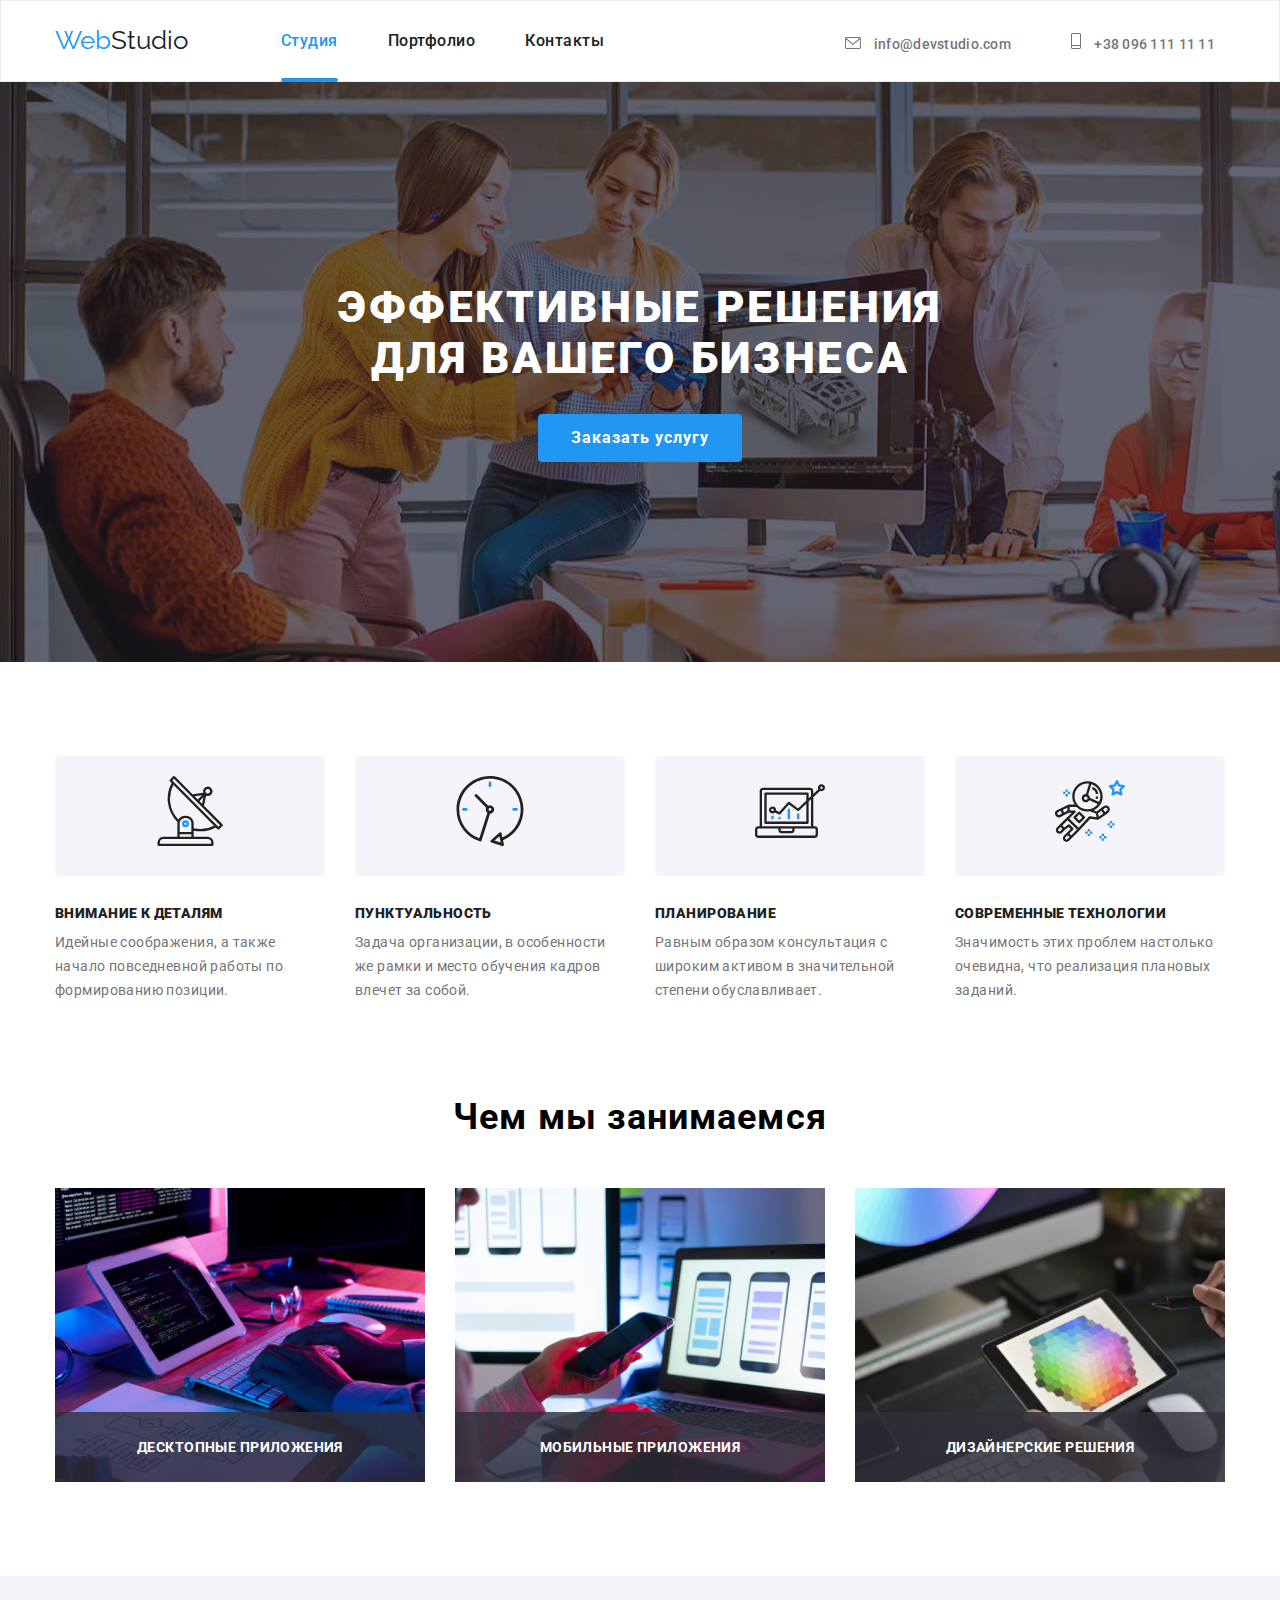
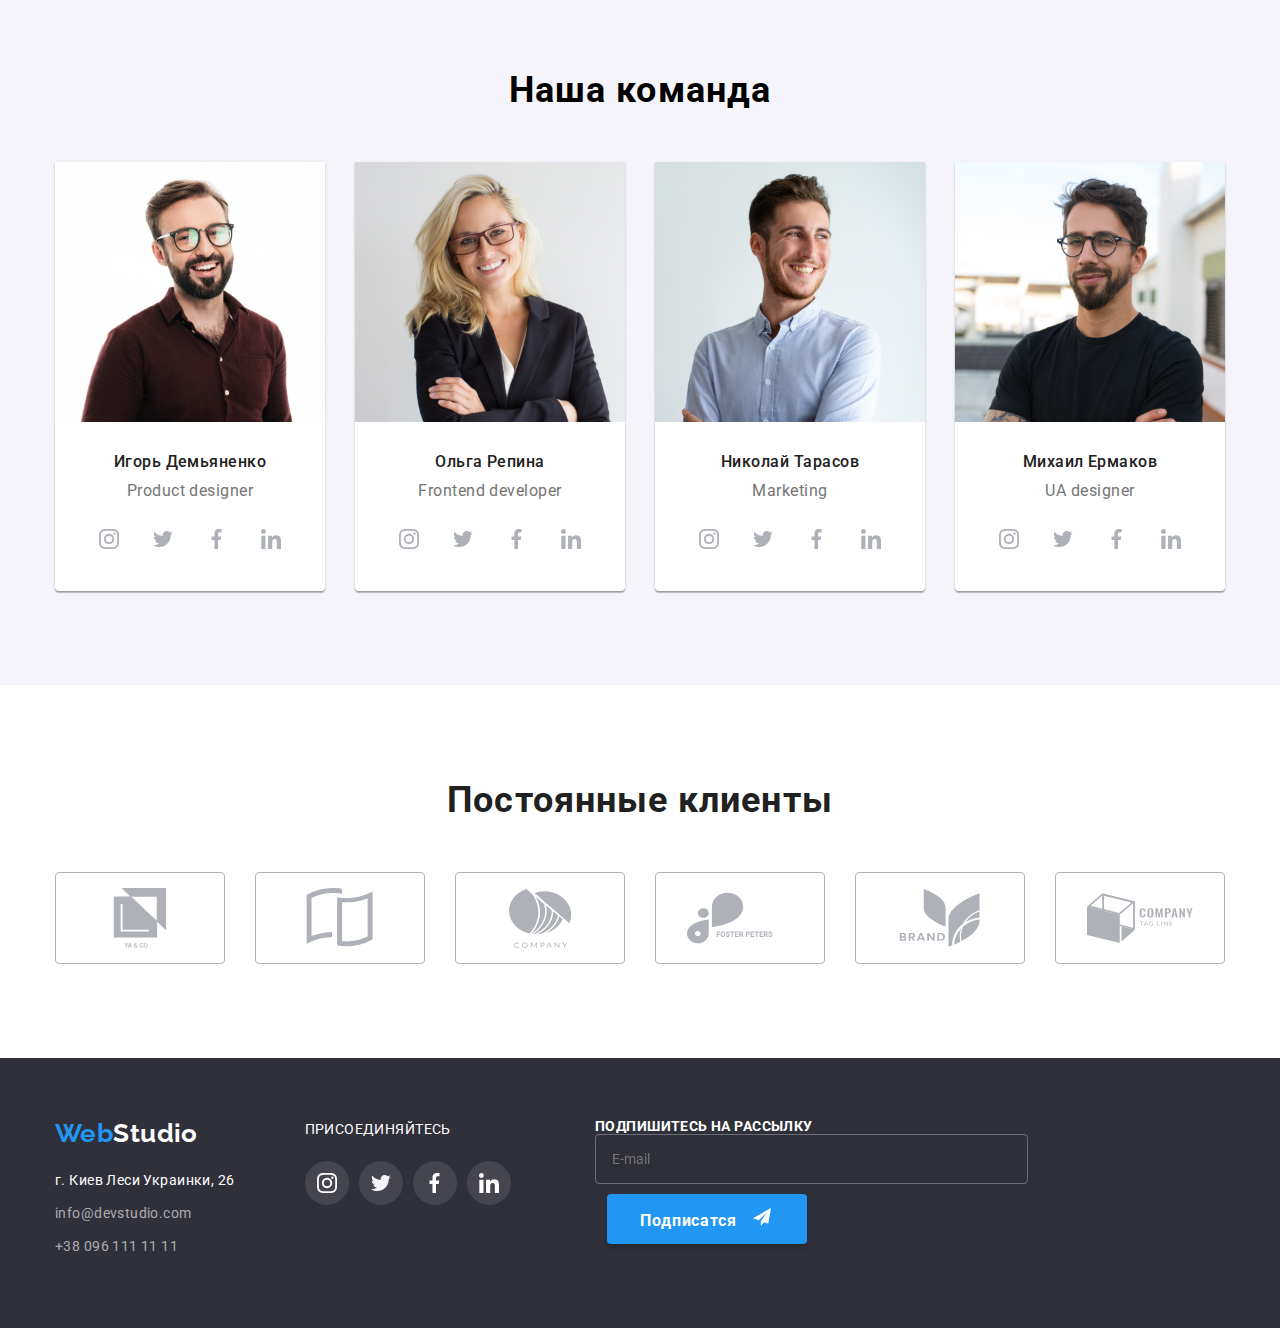
<file: index.html>
<!DOCTYPE html>
<html lang="en">
  <head>
    <meta charset="UTF-8" />
    <meta name="viewport" content="width=device-width, initial-scale=1.0" />
    <title>Web Studio</title>
    <link rel="preconnect" href="https://fonts.googleapis.com" />
    <link rel="preconnect" href="https://fonts.gstatic.com" crossorigin />
    <link
      href="https://fonts.googleapis.com/css2?family=Raleway:wght@700&family=Roboto:wght@400;500;700;900&display=swap"
      rel="stylesheet"
    />
    <link
      rel="stylesheet"
      href="https://cdnjs.cloudflare.com/ajax/libs/modern-normalize/1.1.0/modern-normalize.css"
    />
    <link rel="stylesheet" href="./css/styles.css" />
  </head>

  <body>
    <!----------------HEADER--------------->
    <header>
      <div class="container head-contacts">
        <nav class="navigation">
          <!---LOGO---------------------------------------->
          <a href="" class="logo-head"><span>Web</span>Studio</a>
          <!----PAGE-NAVIGATION------------------------------>

          <ul class="list header-nav">
            <li class="page-navigation current-page">
              <a href="./index.html" class="navigation-row">Cтудия</a>
            </li>
            <li class="page-navigation">
              <a href="./portfolio.html" class="navigation-row">Портфолио</a>
            </li>
            <li class="page-navigation">
              <a href="" class="navigation-row">Контакты</a>
            </li>
          </ul>
        </nav>

        <!--------CONTACTS-HEAD--------------------------------->

        <ul class="list head-contacts">
          <li class="head-contacts-mail">
            <a href="" class="contacts-head"
              ><svg class="contacts-icon" width="16" height="12">
                <use href="./images/sprite.svg#icon-mail"></use>
              </svg>
              info@devstudio.com</a
            >
          </li>
          <li class="head-contacts-phone">
            <a href="" class="contacts-head">
              <svg class="contacts-icon phone-icon" width="10" height="16">
                <use href="./images/sprite.svg#icon-phone"></use>
              </svg>
              +38 096 111 11 11</a
            >
          </li>
        </ul>
      </div>
    </header>
    <main>
      <section class="hero">
        <div class="hero-content">
          <!-----------HEADEr HERO----------------->
          <h2 class="hero-title">Эффективные решения для вашего бизнеса</h2>
          <!-----------BUTTON HERO---------------------->
          <button type="button" class="button-hero" data-modal-open>
            Заказать услугу
          </button>
        </div>
        
      </section>

      <section class="section advantages">
        <div class="container">
          <ul class="list qualities">
            <li class="qualities-item">
              <div class="qualities-div">
                <svg class="qualities-svg" width="70" height="70">
                  <use href="./images/sprite.svg#icon-sattelite"></use>
                </svg>
              </div>
              <h3 class="list-title sattelite">Внимание к деталям</h3>
              <p class="list-info">
                Идейные соображения, а также начало повседневной работы по
                формированию позиции.
              </p>
            </li>
            <li class="qualities-item">
              <div class="qualities-div">
                <svg class="qualities-svg" width="70" height="70">
                  <use href="./images/sprite.svg#icon-clock"></use>
                </svg>
              </div>
              <h3 class="list-title clock">Пунктуальность</h3>
              <p class="list-info">
                Задача организации, в особенности же рамки и место обучения
                кадров влечет за собой.
              </p>
            </li>
            <li class="qualities-item">
              <div class="qualities-div">
                <svg class="qualities-svg" width="70" height="70">
                  <use href="./images/sprite.svg#icon-diagram"></use>
                </svg>
              </div>
              <h3 class="list-title diagram">Планирование</h3>
              <p class="list-info">
                Равным образом консультация с широким активом в значительной
                степени обуславливает.
              </p>
            </li>
            <li class="qualities-item">
              <div class="qualities-div">
                <svg class="qualities-svg" width="70" height="70">
                  <use href="./images/sprite.svg#icon-astronaut"></use>
                </svg>
              </div>
              <h3 class="list-title">Современные технологии</h3>
              <p class="list-info">
                Значимость этих проблем настолько очевидна, что реализация
                плановых заданий.
              </p>
            </li>
          </ul>
        </div>
      </section>

      <section class="section duties">
        <div class="container">
          <h2 class="job-info">Чем мы занимаемся</h2>

          <ul class="list thumb-list">
            <li class="thumb">
              <img
                src="./images/img.jpg"
                alt="Рабочий стол разработчика"
                width="370"
              />
              <p class="thumb-text">Десктопные приложения</p>
            </li>
            <li class="thumb">
              <img
                src="./images/img1.jpg"
                alt="Рабочий стол разработчика"
                width="370"
              />
              <p class="thumb-text">Мобильные приложения</p>
            </li>
            <li class="thumb">
              <img
                src="./images/img2.jpg"
                alt="Рабочий стол разработчика"
                width="370"
              />
              <p class="thumb-text">Дизайнерские решения</p>
            </li>
          </ul>
        </div>
      </section>

      <section class="team section">
        <div class="container">
          <h2 class="job-info">Наша команда</h2>

          <ul class="list avatar-list">
            <li class="avatar">
              <img src="./images/person1.jpg" alt="Наша команда" width="270" />

              <h3 class="person">Игорь Демьяненко</h3>
              <p class="position">Product designer</p>

              <!-----------------------------------
            ---------------------------------------->
              <ul class="social-media list">
                <li class="social-media-icon">
                  <a href="" class="social-media-link">
                    <svg class="social-network-icon" width="20" height="20">
                      <use href="./images/sprite.svg#icon-instagram"></use>
                    </svg>
                  </a>
                </li>
                <li class="social-media-icon">
                  <a href="" class="social-media-link">
                    <svg class="social-network-icon" width="20" height="20">
                      <use href="./images/sprite.svg#icon-twitter"></use>
                    </svg>
                  </a>
                </li>
                <li class="social-media-icon">
                  <a href="" class="social-media-link">
                    <svg class="social-network-icon" width="20" height="20">
                      <use href="./images/sprite.svg#icon-facebook"></use>
                    </svg>
                  </a>
                </li>
                <li class="social-media-icon">
                  <a href="" class="social-media-link">
                    <svg class="social-network-icon" width="20" height="20">
                      <use href="./images/sprite.svg#icon-linkedin"></use>
                    </svg>
                  </a>
                </li>
              </ul>
            </li>

            <li class="avatar">
              <img src="./images/person2.jpg" alt="Наша команда" width="270" />
              <h3 class="person">Ольга Репина</h3>
              <p class="position">Frontend developer</p>
              <ul class="social-media list">
                <li class="social-media-icon">
                  <a href="" class="social-media-link">
                    <svg class="social-network-icon" width="20" height="20">
                      <use href="./images/sprite.svg#icon-instagram"></use>
                    </svg>
                  </a>
                </li>
                <li class="social-media-icon">
                  <a href="" class="social-media-link">
                    <svg class="social-network-icon" width="20" height="20">
                      <use href="./images/sprite.svg#icon-twitter"></use>
                    </svg>
                  </a>
                </li>
                <li class="social-media-icon">
                  <a href="" class="social-media-link">
                    <svg class="social-network-icon" width="20" height="20">
                      <use href="./images/sprite.svg#icon-facebook"></use>
                    </svg>
                  </a>
                </li>
                <li class="social-media-icon">
                  <a href="" class="social-media-link">
                    <svg class="social-network-icon" width="20" height="20">
                      <use href="./images/sprite.svg#icon-linkedin"></use>
                    </svg>
                  </a>
                </li>
              </ul>
            </li>
            <li class="avatar">
              <img src="./images/person3.jpg" alt="Наша команда" width="270" />
              <h3 class="person">Николай Тарасов</h3>
              <p class="position">Marketing</p>
              <ul class="social-media list">
                <li class="social-media-icon">
                  <a href="" class="social-media-link">
                    <svg class="social-network-icon" width="20" height="20">
                      <use href="./images/sprite.svg#icon-instagram"></use>
                    </svg>
                  </a>
                </li>
                <li class="social-media-icon">
                  <a href="" class="social-media-link">
                    <svg class="social-network-icon" width="20" height="20">
                      <use href="./images/sprite.svg#icon-twitter"></use>
                    </svg>
                  </a>
                </li>
                <li class="social-media-icon">
                  <a href="" class="social-media-link">
                    <svg class="social-network-icon" width="20" height="20">
                      <use href="./images/sprite.svg#icon-facebook"></use>
                    </svg>
                  </a>
                </li>
                <li class="social-media-icon">
                  <a href="" class="social-media-link">
                    <svg class="social-network-icon" width="20" height="20">
                      <use href="./images/sprite.svg#icon-linkedin"></use>
                    </svg>
                  </a>
                </li>
              </ul>
            </li>
            <li class="avatar">
              <img src="./images/person4.jpg" alt="Наша команда" width="270" />
              <h3 class="person">Михаил Ермаков</h3>
              <p class="position">UA designer</p>
              <ul class="social-media list">
                <li class="social-media-icon">
                  <a href="" class="social-media-link">
                    <svg class="social-network-icon" width="20" height="20">
                      <use href="./images/sprite.svg#icon-instagram"></use>
                    </svg>
                  </a>
                </li>
                <li class="social-media-icon">
                  <a href="" class="social-media-link">
                    <svg class="social-network-icon" width="20" height="20">
                      <use href="./images/sprite.svg#icon-twitter"></use>
                    </svg>
                  </a>
                </li>
                <li class="social-media-icon">
                  <a href="" class="social-media-link">
                    <svg class="social-network-icon" width="20" height="20">
                      <use href="./images/sprite.svg#icon-facebook"></use>
                    </svg>
                  </a>
                </li>
                <li class="social-media-icon">
                  <a href="" class="social-media-link">
                    <svg class="social-network-icon" width="20" height="20">
                      <use href="./images/sprite.svg#icon-linkedin"></use>
                    </svg>
                  </a>
                </li>
              </ul>
            </li>
          </ul>
        </div>
      </section>
      <section class="section">
        <div class="container">
          <p class="clients-title">Постоянные клиенты</p>

          <ul class="list list-clients">
            <li class="clients-list">
              <a href="" class="clients-link">
                <svg class="list-icon-clients" width="106" height="60">
                  <use href="./images/sprite.svg#icon-clients1"></use>
                </svg>
              </a>
            </li>
            <li class="clients-list">
              <a href="" class="clients-link">
                <svg class="list-icon-clients" width="106" height="60">
                  <use href="./images/sprite.svg#icon-clients2"></use>
                </svg>
              </a>
            </li>
            <li class="clients-list">
              <a href="" class="clients-link">
                <svg class="list-icon-clients" width="106" height="60">
                  <use href="./images/sprite.svg#icon-clients3"></use>
                </svg>
              </a>
            </li>
            <li class="clients-list">
              <a href="" class="clients-link">
                <svg class="list-icon-clients" width="106" height="60">
                  <use href="./images/sprite.svg#icon-clients4"></use>
                </svg>
              </a>
            </li>
            <li class="clients-list">
              <a href="" class="clients-link">
                <svg class="list-icon-clients" width="106" height="60">
                  <use href="./images/sprite.svg#icon-clients5"></use>
                </svg>
              </a>
            </li>
            <li class="clients-list">
              <a href="" class="clients-link">
                <svg class="list-icon-clients" width="106" height="60">
                  <use href="./images/sprite.svg#icon-clients6"></use>
                </svg>
              </a>
            </li>
          </ul>
        </div>
      </section>
    </main>
    <footer class="page-footer">
      <div class="container container-footer">
        <div class="contacts-subscription">
        <div class="contact-info">
          <!-----LOGO-FOOTER-------------------------------------->
          <a href="" class="logo-footer"><span>Web</span>Studio</a>

          <address>
            <!-----PLACE & CONTACTS-FOOTER----------------------->
            <p class="place">г. Киев Леси Украинки, 26</p>
            <a href="mailto:info@devstudio.com" class="contacts-footer mail"
              >info@devstudio.com</a
            ><br />
            <a href="tel:+380961111111" class="contacts-footer phone"
              >+38 096 111 11 11</a
            >
          </address>
        </div>
        <div class="subsription-links">
          <p class="subscription-text">Присоединяйтесь</p>

          <ul class="social-media list social-network-list-footer">
            <li class="social-media-icon-footer">
              <a href="" class="social-media-link-footer">
                <svg class="social-network-icon" width="20" height="20">
                  <use href="./images/sprite.svg#icon-instagram"></use>
                </svg>
              </a>
            </li>
            <li class="social-media-icon">
              <a href="" class="social-media-link-footer">
                <svg class="social-network-icon-footer" width="20" height="20">
                  <use href="./images/sprite.svg#icon-twitter"></use>
                </svg>
              </a>
            </li>
            <li class="social-media-icon">
              <a href="" class="social-media-link-footer">
                <svg class="social-network-icon" width="20" height="20">
                  <use href="./images/sprite.svg#icon-facebook"></use>
                </svg>
              </a>
            </li>
            <li class="social-media-icon">
              <a href="" class="social-media-link-footer">
                <svg class="social-network-icon" width="20" height="20">
                  <use href="./images/sprite.svg#icon-linkedin"></use>
                </svg>
              </a>
            </li>
          </ul>
        </div>
        </div>
      
        <div class="sign-up">
        <p class="sign-up-text">Подпишитесь на рассылку</p>
          <form class="sign-up-form">
            <input
              type="email"
              name="user-email"
              class="input-email"
              placeholder="E-mail"
              required />

              <button type="button" class="button-footer"><span class="button-footer-text">Подписатся</span>
            <svg class="button-footer-icon" width="24" height="24">
                <use href="./images/sprite.svg#icon-send"></use>
              </svg>
          </button>
           
      </div>
      
    </footer>

    <div class="backdrop is-hidden" data-modal>
      <div class="modal">
        <button class="modal-button-close" data-modal-close>
          <svg class="cross-close" width="30" height="30">
            <use href="./images/sprite.svg#icon-close"></use>
          </svg>
      </button> 
      <div class="modal-field">
      <form class="modal-contact-form">
          <p class="modal-contact-title">
            Оставьте свои данные, мы вам перезвоним
          </p>
          <label class="modal-form-field">
            Имя
            <span class="modal-form-field-content">
              <input
                type="text"
                name="user-name"
                class="modal-contact-input"
                required
                minlength="2"
                pattern="[a-zA-Zа-яёА-ЯЁ]+"
              />
              <svg class="modal-form-icon icon-user" width="12" height="12">
                <use href="./images/sprite.svg#icon-person-black"></use>
              </svg> </span
          ></label>
          <label class="modal-form-field">
            Телефон
            <span class="modal-form-field-content">
              <input
                type="tel"
                name="user-phone"
                class="modal-contact-input"
                required
                pattern="+38[0-9]{3}-[0-9]{3}-[0-9]{2}-[0-9]{2}"
                title="+38-063-111-11-11"
              />
              <svg class="modal-form-icon icon-tel" width="13" height="13">
                <use href="./images/sprite.svg#icon-phone-black"></use>
              </svg>
            </span>
          </label>
          <label class="modal-form-field">
            Почта
            <span class="modal-form-field-content">
              <input
                type="email"
                name="user-email"
                class="modal-contact-input"
                required
              />
              <svg class="modal-form-icon icon-mail" width="15" height="12">
                <use href="./images/sprite.svg#icon-black"></use>
              </svg>
            </span>
          </label>
          <label class="modal-form-field"
            >Комментарий<textarea
              class="type-message"
              placeholder="Введите текст"
            ></textarea>
          </label>
          <div>
            <input
              type="checkbox"
              name="user_policy"
              class="modal-form-check visually-hidden"
              required
              id="user-policy"
            /><label for="user-policy" class="modal-form-check-label"
              ><span class="icon-checkbox">
                <svg class="icon-check" width="11" height="8">
                  <use href="./images/sprite.svg#icon-check-mark"></use>
                </svg> </span
              >Соглашаюсь с рассылкой и принимаю&nbsp;
              <a href="#" class="modal-form-check-link">
                Условия договора</a
              ></label
            >
          </div>
          <div class="button-wrapper">
            <button type="submit" class="button">Отправить</button>
          </div>
          <button class="close-modal-button" data-modal-close>
            <svg class="icon-close-button" width="11" height="11">
              <use href="./images/sprite.svg#icon-c"></use>
            </svg>
          </button>
        </form>
      </div>
      </div>
    </div>
    <script src="./js/modal.js"></script>
    <script src="./js/speaker.js"></script>
  </body>
</html>
</file>
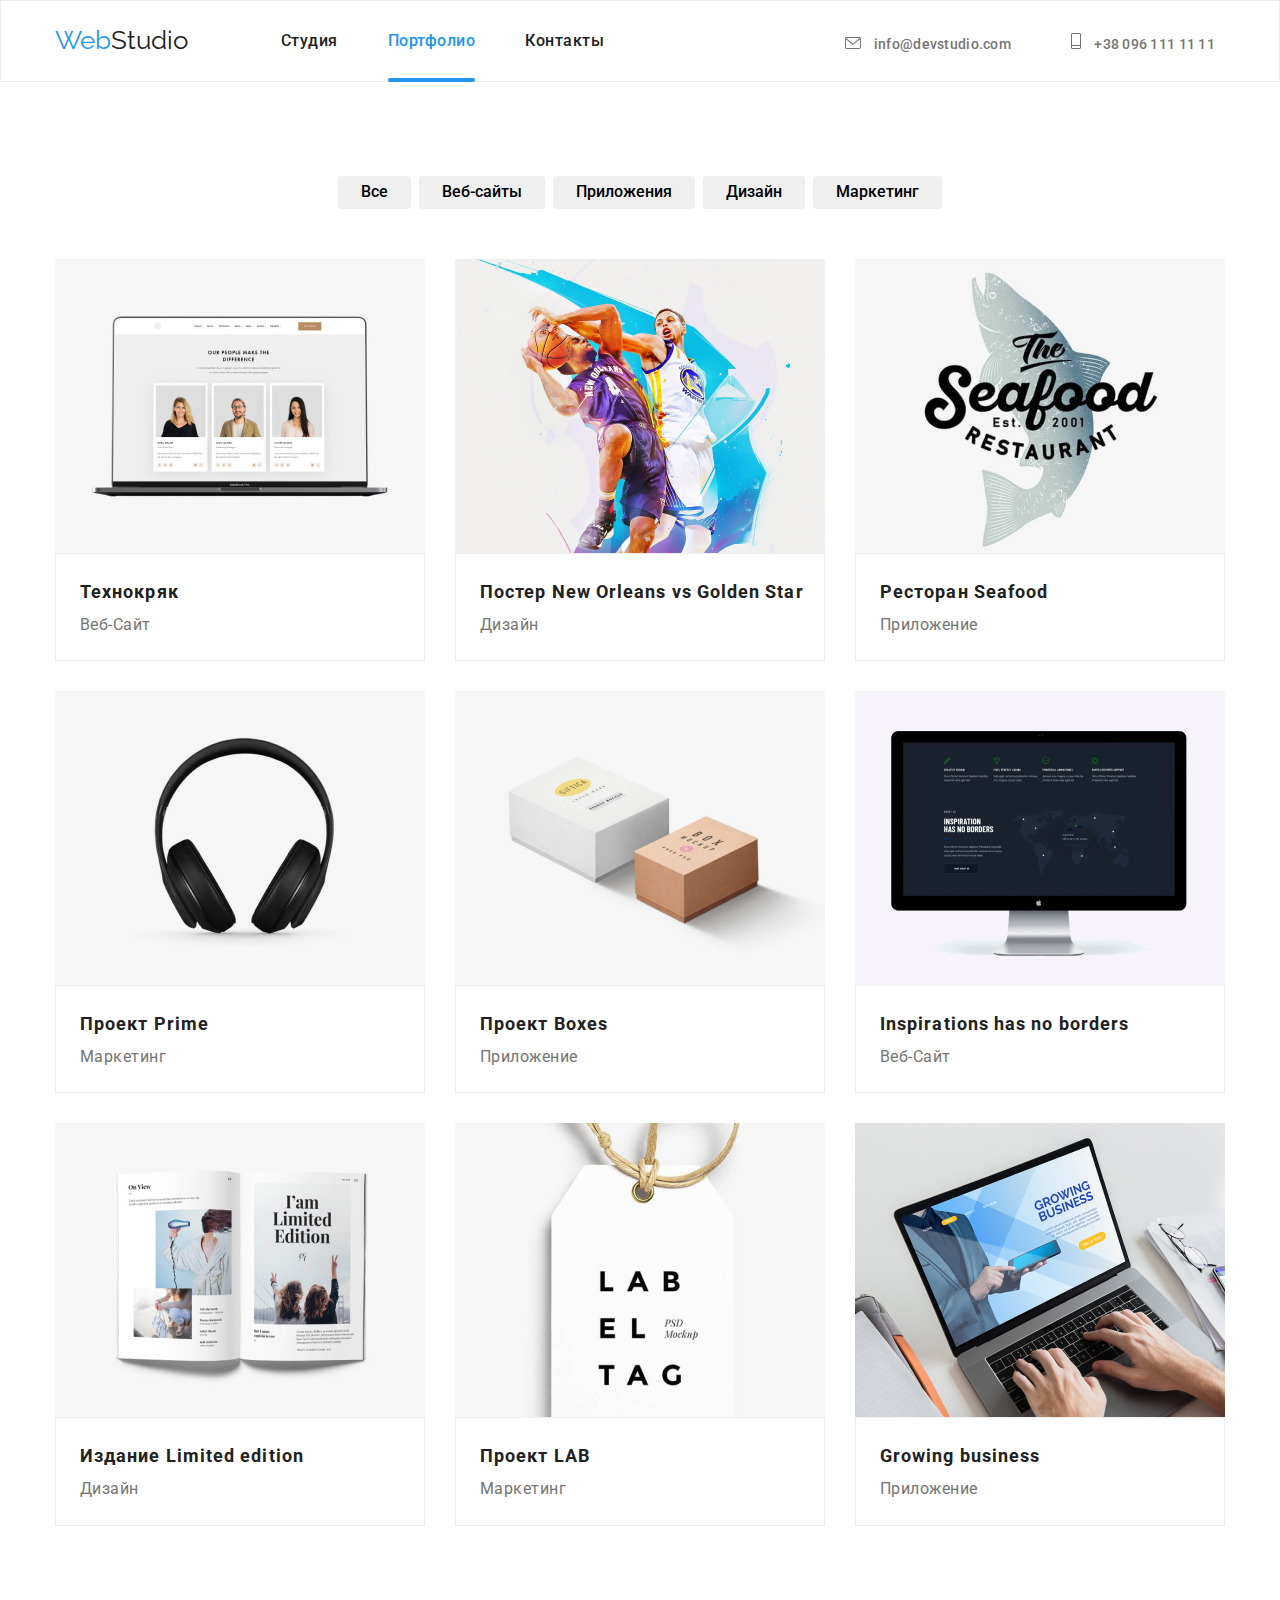
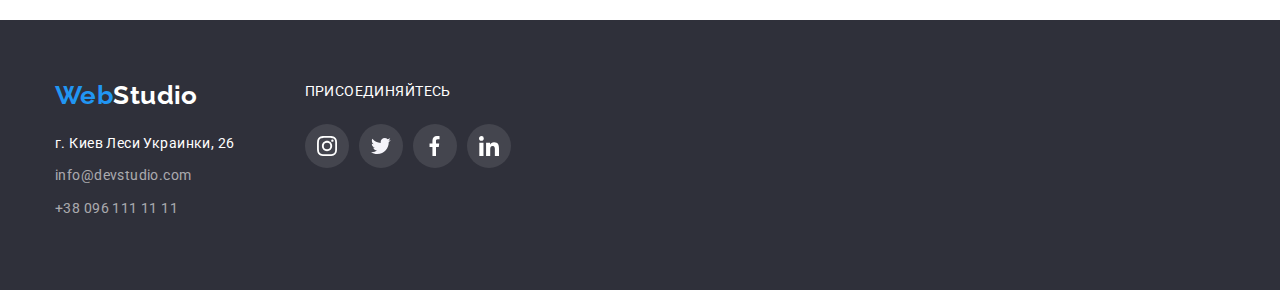
<file: portfolio.html>
<!DOCTYPE html>
<html lang="en">
  <head>
    <meta charset="UTF-8" />
    <meta http-equiv="X-UA-Compatible" content="IE=edge" />
    <meta name="viewport" content="width=device-width, initial-scale=1.0" />
    <title>Potfolio</title>
    <link rel="preconnect" href="https://fonts.googleapis.com" />
    <link rel="preconnect" href="https://fonts.gstatic.com" crossorigin />
    <link
      href="https://fonts.googleapis.com/css2?family=Raleway:wght@700&family=Roboto:wght@400;500;700;900&display=swap"
      rel="stylesheet"
    />
    <link
      rel="stylesheet"
      href="https://cdnjs.cloudflare.com/ajax/libs/modern-normalize/1.1.0/modern-normalize.css"
    />
    <link rel="stylesheet" href="./css/styles.css" />
  </head>
  <body>
    <!-----HEADER------------------------------------------->
    <header>
      <div class="container head-contacts">
        <nav class="navigation">
          <!---LOGO---------------------------------------->
          <a href="" class="logo-head"><span>Web</span>Studio</a>
          <!----PAGE-NAVIGATION------------------------------>

          <ul class="list header-nav">
            <li class="page-navigation">
              <a href="./index.html" class="navigation-row">Cтудия</a>
            </li>
            <li class="page-navigation current-page">
              <a href="./portfolio.html" class="navigation-row">Портфолио</a>
            </li>
            <li class="page-navigation">
              <a href="" class="navigation-row">Контакты</a>
            </li>
          </ul>
        </nav>

        <!--------CONTACTS-HEAD--------------------------------->

        <ul class="list head-contacts">
          <li class="head-contacts-mail">
            <a href="" class="contacts-head"
              ><svg class="contacts-icon" width="16" height="12">
                <use href="./images/sprite.svg#icon-mail"></use>
              </svg>
              info@devstudio.com</a
            >
          </li>
          <li class="head-contacts-phone">
            <a href="" class="contacts-head">
              <svg class="contacts-icon phone-icon" width="10" height="16">
                <use href="./images/sprite.svg#icon-phone"></use>
              </svg>
              +38 096 111 11 11</a
            >
          </li>
        </ul>
      </div>
    </header>
    <main>
      <section class="section">
        <div class="container">
          <h1 class="visually-hidden">Portfolio</h1>
          <!-----------FILTER-------------------------------------------->

          <ul class="filter list">
            <li class="button-selection">
              <button type="button" class="button-menu">Все</button>
            </li>
            <li class="button-selection">
              <button type="button" class="button-menu">Веб-сайты</button>
            </li>
            <li class="button-selection">
              <button type="button" class="button-menu">Приложения</button>
            </li>
            <li class="button-selection">
              <button type="button" class="button-menu">Дизайн</button>
            </li>
            <li class="button-selection">
              <button type="button" class="button-menu">Маркетинг</button>
            </li>
          </ul>

          <!--------DESCRIPTION & CATEGORIES------------------------->

          <ul class="features list">
            <li class="list-pic">
              <a href="" class="list-pic-link">
                <div class="list-float">
                  <img
                    src="./images/pic.jpg"
                    alt="Laptop with pictures"
                    width="370"
                  />
                  <p class="list-pic-text">
                    Технокряк это современная площадка распространения
                    коронавируса. Компании используют эту платформу для
                    цифрового шпионажа и атак на защищённые сервера конкурентов.
                  </p>
                </div>
                <div class="underpicture">
                  <h2 class="description">Технокряк</h2>
                  <p class="categories">Веб-Сайт</p>
                </div>
              </a>
            </li>
            <li class="list-pic">
              <a href="" class="list-pic-link">
                <div class="list-float">
                  <img
                    src="./images/pic1.jpg"
                    alt="Poster of a man"
                    width="370"
                  />
                  <p class="list-pic-text">
                    Технокряк это современная площадка распространения
                    коронавируса. Компании используют эту платформу для
                    цифрового шпионажа и атак на защищённые сервера конкурентов.
                  </p>
                </div>
                <div class="underpicture">
                  <h2 class="description">Постер New Orleans vs Golden Star</h2>
                  <p class="categories">Дизайн</p>
                </div>
              </a>
            </li>

            <li class="list-pic">
              <a href="" class="list-pic-link">
                <div class="list-float">
                  <img
                    src="./images/pic2.jpg"
                    alt="Logo of a Seafood restaurant"
                    width="370"
                  />
                  <p class="list-pic-text">
                    Технокряк это современная площадка распространения
                    коронавируса. Компании используют эту платформу для
                    цифрового шпионажа и атак на защищённые сервера конкурентов.
                  </p>
                </div>
                <div class="underpicture">
                  <h2 class="description">Ресторан Seafood</h2>
                  <p class="categories">Приложение</p>
                </div>
              </a>
            </li>

            <li class="list-pic">
              <a href="" class="list-pic-link">
                <div class="list-float">
                  <img src="./images/pic3.jpg" alt="Headphones" width="370" />
                  <p class="list-pic-text">
                    Технокряк это современная площадка распространения
                    коронавируса. Компании используют эту платформу для
                    цифрового шпионажа и атак на защищённые сервера конкурентов.
                  </p>
                </div>
                <div class="underpicture">
                  <h2 class="description">Проект Prime</h2>
                  <p class="categories">Маркетинг</p>
                </div>
              </a>
            </li>

            <li class="list-pic">
              <a href="" class="list-pic-link">
                <div class="list-float">
                  <img src="./images/pic4.jpg" alt="Two bricks" width="370" />
                  <p class="list-pic-text">
                    Технокряк это современная площадка распространения
                    коронавируса. Компании используют эту платформу для
                    цифрового шпионажа и атак на защищённые сервера конкурентов.
                  </p>
                </div>
                <div class="underpicture">
                  <h2 class="description">Проект Boxes</h2>
                  <p class="categories">Приложение</p>
                </div>
              </a>
            </li>

            <li class="list-pic">
              <a href="" class="list-pic-link">
                <div class="list-float">
                  <img
                    src="./images/pic5.jpg"
                    alt="Computer screen"
                    width="370"
                  />
                  <p class="list-pic-text">
                    Технокряк это современная площадка распространения
                    коронавируса. Компании используют эту платформу для
                    цифрового шпионажа и атак на защищённые сервера конкурентов.
                  </p>
                </div>
                <div class="underpicture">
                  <h2 class="description">Inspirations has no borders</h2>
                  <p class="categories">Веб-Сайт</p>
                </div>
              </a>
            </li>

            <li class="list-pic">
              <a href="" class="list-pic-link">
                <div class="list-float">
                  <img
                    src="./images/pic6.jpg"
                    alt="Open book with illustrations"
                    width="370"
                  />
                  <p class="list-pic-text">
                    Технокряк это современная площадка распространения
                    коронавируса. Компании используют эту платформу для
                    цифрового шпионажа и атак на защищённые сервера конкурентов.
                  </p>
                </div>
                <div class="underpicture">
                  <h2 class="description">Издание Limited edition</h2>
                  <p class="categories">Дизайн</p>
                </div>
              </a>
            </li>

            <li class="list-pic">
              <a href="" class="list-pic-link">
                <div class="list-float">
                  <img src="./images/pic7.jpg" alt="Paper tag" width="370" />
                  <p class="list-pic-text">
                    Технокряк это современная площадка распространения
                    коронавируса. Компании используют эту платформу для
                    цифрового шпионажа и атак на защищённые сервера конкурентов.
                  </p>
                </div>
                <div class="underpicture">
                  <h2 class="description">Проект LAB</h2>
                  <p class="categories">Маркетинг</p>
                </div>
              </a>
            </li>

            <li class="list-pic">
              <a href="" class="list-pic-link">
                <div class="list-float">
                  <img
                    src="./images/pic8.jpg"
                    alt="Laptop with hands on it"
                    width="370"
                  />
                  <p class="list-pic-text">
                    Технокряк это современная площадка распространения
                    коронавируса. Компании используют эту платформу для
                    цифрового шпионажа и атак на защищённые сервера конкурентов.
                  </p>
                </div>
                <div class="underpicture">
                  <h2 class="description">Growing business</h2>
                  <p class="categories">Приложение</p>
                </div>
              </a>
            </li>
          </ul>
        </div>
      </section>
    </main>
    <footer class="page-footer">
      <div class="container container-footer">
        <div class="contact-info">
          <!-----LOGO-FOOTER-------------------------------------->
          <a href="" class="logo-footer"><span>Web</span>Studio</a>

          <address>
            <!-----PLACE & CONTACTS-FOOTER----------------------->
            <p class="place">г. Киев Леси Украинки, 26</p>
            <a href="mailto:info@devstudio.com" class="contacts-footer mail"
              >info@devstudio.com</a
            ><br />
            <a href="tel:+380961111111" class="contacts-footer phone"
              >+38 096 111 11 11</a
            >
          </address>
        </div>
        <div class="subsription-links">
          <p class="subscription-text">Присоединяйтесь</p>

          <ul class="social-media list social-network-list-footer">
            <li class="social-media-icon-footer">
              <a href="" class="social-media-link-footer">
                <svg class="social-network-icon" width="20" height="20">
                  <use href="./images/sprite.svg#icon-instagram"></use>
                </svg>
              </a>
            </li>
            <li class="social-media-icon">
              <a href="" class="social-media-link-footer">
                <svg class="social-network-icon-footer" width="20" height="20">
                  <use href="./images/sprite.svg#icon-twitter"></use>
                </svg>
              </a>
            </li>
            <li class="social-media-icon">
              <a href="" class="social-media-link-footer">
                <svg class="social-network-icon" width="20" height="20">
                  <use href="./images/sprite.svg#icon-facebook"></use>
                </svg>
              </a>
            </li>
            <li class="social-media-icon">
              <a href="" class="social-media-link-footer">
                <svg class="social-network-icon" width="20" height="20">
                  <use href="./images/sprite.svg#icon-linkedin"></use>
                </svg>
              </a>
            </li>
          </ul>
        </div>
      </div>
    </footer>
  </body>
</html>
</file>
<file: css/styles.css>
:root {
  --primary-text-color: #212121;
  --secondary-text-color: #757575;
  --thirdparty-text-color: #ffffff;
  --accent-color: #2196f3;
  --primary-background-color: #e5e5e5;
  --button-background-color: #f5f4fa;
  --footer-background-color: #2f303a;
  --contacts-footer-color: rgba(255, 255, 255, 0.6);
}
*,
*::before,
*::after {
  box-sizing: border-box;
}

body {
  background-color: var(--thirdparty-text-color);
  font-family: "Roboto", sans-serif;
}
.container {
  width: 1200px;
  margin-left: auto;
  margin-right: auto;
  padding-left: 15px;
  padding-right: 15px;
}
img {
  display: block;
}
.visually-hidden {
  position: absolute !important;
  clip: rect(1px 1px 1px 1px);
  clip: rect(1px, 1px, 1px, 1px);
  padding: 0 !important;
  border: 0 !important;
  height: 1px !important;
  width: 1px !important;
  overflow: hidden;
}
h1,
h2,
h3,
h4,
h5,
h6,
p {
  margin: 0;
}
/*.....LOGO.............................*/
.logo-head {
  font-family: "Raleway", sans-serif;
  font-size: 26px;
  line-height: 1.2;
  color: var(--primary-text-color);
  list-style-type: none;
  text-decoration: none;
  margin-right: 93px;
}
a {
  text-decoration: none;
  color: inherit;
}
/*..........HEADER.....................................*/
/*portfolio*/

/*both*/
.list {
  padding-left: 0;
  margin: 0;
  list-style-type: none;
}
/*styles*/
.hero-title {
  font-weight: 900;
  color: var(--thirdparty-text-color);
  line-height: 1.16;
  font-size: 44px;
  letter-spacing: 0.06em;
  text-transform: uppercase;
  margin-bottom: 30px;
}
.hero-content {
  margin-left: auto;
  margin-right: auto;
  max-width: 696px;
  text-align: center;
}
/*styles*/
.hero {
  background-color: var(--footer-background-color);
  text-align: center;
  background-image: linear-gradient(
      to right,
      rgba(47, 48, 58, 0.4),
      rgba(47, 48, 58, 0.4)
    ),
    url("../images/background.jpg");

  max-width: 1600px;
  margin-left: auto;
  margin-right: auto;
  padding-top: 200px;
  padding-bottom: 200px;
  position: relative;
}
/*.............BUTTON.................................*/
/*style*/
.button-hero {
  background-color: var(--accent-color);
  color: var(--thirdparty-text-color);
  font-weight: 700;
  font-size: 16px;
  line-height: 1.6;
  letter-spacing: 0.06em;
  text-align: center;
  cursor: pointer;
  border-radius: 4px;
  border: 1px solid transparent;
  padding-top: 10px;
  padding-left: 32px;
  padding-right: 32px;
  padding-bottom: 10px;

  /*margin-bottom: 200px;
  margin-top: 30px;*/
}
.button-hero:hover,
.button-hero:focus {
  background-color: var(--accent-color);
  color: var(--button-background-color);
}
.contact-head:hover,
.contact-headfocus {
  color: var(--accent-color);
}
/*portfolio*/

.button-menu:hover,
.button-menu:focus,
.button-menu:active {
  background-color: var(--accent-color);
  border-color: transparent;
  color: var(--button-background-color);
  box-shadow: 0px 3px 1px rgba(0, 0, 0, 0.1), 0px 1px 2px rgba(0, 0, 0, 0.08),
    0px 2px 2px rgba(0, 0, 0, 0.12);
  border-radius: 4px;
}
.button-menu {
  border-radius: 4px;
  display: inline-block;
  padding: 6px 22px;
  border: 1px solid transparent;
  justify-content: center;
  cursor: pointer;
  font-weight: 500;
}
.button-selection:not(:last-child) {
  margin-right: 8px;
}
/*............PAGE-NAVIGATION...........*/

.head-contacts {
  display: flex;
  margin-left: auto;
  align-items: baseline;
}

.head-contacts-phone {
  margin-right: 10px;
  margin-left: 30px;
}

header {
  border: 1px solid #ececec;
  padding-top: 24px;
  padding-bottom: 25px;
}
.navigation {
  display: flex;
  align-items: center;
}
.page-navigation {
  font-size: 16px;
  line-height: 1;
  letter-spacing: 0.03em;
  color: var(--primary-text-color);
  text-decoration: none;
  font-weight: 500;
  display: block;
  margin-left: 50px;
}
.page-navigation:first-child {
  margin-left: 0;
  padding-left: 0;
}
.navigation-row:hover,
.navigation-row:focus {
  color: var(--accent-color);
}
.header-nav {
  display: flex;
}

.current-page {
  color: var(--accent-color);
  position: relative;
}
.current-page:after {
  position: absolute;
  width: 100%;
  height: 4px;
  content: "";
  border-radius: 2px;
  background-color: var(--accent-color);
  top: 45px;
  left: 0;
}

/*.................CONTACTS-HEAD...........*/

.head-contacts > li {
  color: var(--secondary-text-color);
  font-size: 14px;
  line-height: 1;
  letter-spacing: 0.02em;
  list-style-type: none;
  text-decoration: none;
  font-weight: 500;
}

.contacts:hover,
.contacts:focus {
  color: var(--accent-color);
}

/*........MAIN..................................*/
/*styles*/

.person {
  font-size: 16px;
  line-height: 1.2;
  letter-spacing: 0.03em;
  color: var(--primary-text-color);

  font-weight: 500;
  margin-top: 30px;
  text-align: center;
}
.position {
  font-size: 16px;
  line-height: 1.2;
  letter-spacing: 0.03em;
  color: var(--secondary-text-color);
  margin-top: 10px;
  text-align: center;
  margin-bottom: 16px;
}
.list-title {
  font-size: 14px;
  font-weight: 900;
  line-height: 1.1;
  letter-spacing: 0.03em;
  color: var(--primary-text-color);
  text-transform: uppercase;
}

.list-info {
  font-size: 14px;
  line-height: 1.7;
  letter-spacing: 0.03em;
  color: var(--secondary-text-color);
  margin-top: 10px;
}
.qualities {
  display: flex;
  justify-content: center;
  margin-left: -30px;
  margin-top: -30px;
}
.qualities-svg {
  position: absolute;
  top: 20px;
  left: 100px;
}
.qualities-div {
  background-color: #f5f4fa;
  height: 120px;
  width: 100%;
  border-radius: 4px;
  margin-bottom: 30px;
}

.advantages {
  padding-bottom: 0;
  padding-top: 0;
}
.qualities-item {
  margin-left: 30px;
  margin-top: 30px;
  flex-basis: calc((100% - 120px) / 4);
  position: relative;
}

.job-info {
  font-weight: 700;
  font-size: 36px;
  line-height: 1.16;
  letter-spacing: 0.03em;
  text-align: center;
  margin-bottom: 50px;
}

/*portfolio*/ /*portfolio*/
.section {
  padding-bottom: 94px;
  padding-top: 94px;
}
.thumb-list {
  display: flex;
  flex-wrap: wrap;
  margin-left: -30px;
  margin-top: -30px;
}

.duties {
  padding-top: 0;
}

.thumb-text {
  position: absolute;
  background: rgba(47, 48, 58, 0.8);
  width: 100%;
  padding-top: 27px;
  padding-bottom: 27px;
  text-align: center;
  color: var(--thirdparty-text-color);
  font-weight: 700;
  text-transform: uppercase;
  font-size: 14px;
  letter-spacing: 0.03em;
  line-height: 1.2;
  left: 0;
  bottom: 0;
}

.thumb {
  flex-basis: calc(100% / 3 - 30px);
  margin-top: 30px;
  margin-left: 30px;
  position: relative;
}
.team {
  background-color: var(--button-background-color);
}
.avatar-list {
  display: flex;
  flex-wrap: wrap;
  margin-left: -30px;
  margin-top: -30px;
}

.avatar {
  flex-basis: calc(100% / 4 - 30px);
  box-shadow: 0px 1px 3px rgba(0, 0, 0, 0.12), 0px 1px 1px rgba(0, 0, 0, 0.14),
    0px 2px 1px rgba(0, 0, 0, 0.2);
  border-radius: 0px 0px 4px 4px;
  padding-bottom: 30px;
  margin-left: 30px;
  margin-top: 30px;
  background-color: #ffffff;
}
.filter {
  display: flex;
  justify-content: center;
  margin-bottom: 50px;
}

.features {
  display: flex;
  flex-wrap: wrap;
  margin-top: -30px;
  margin-left: -30px;
}

.list-pic {
  flex-basis: calc(100% / 3 - 30px);
  margin-top: 30px;
  margin-left: 30px;
}
.list-float {
  display: block;
  position: relative;
  overflow: hidden;
}

.list-pic-text {
  position: absolute;
  font-size: 18px;
  line-height: 1.5;
  letter-spacing: 0.03em;
  background-color: rgba(33, 150, 243, 0.9);

  color: var(--thirdparty-text-color);
  top: 0;
  left: 0;
  width: 100%;
  height: 100%;
  transform: translateY(101%);
  padding-top: 63px;
  padding-bottom: 63px;
  padding-left: 24px;
  padding-right: 24px;
  transition: transform 250ms cubic-bezier(0.4, 0, 0.2, 1);
}

.list-pic-link:hover .list-pic-text,
.list-pic-link:focus .list-pic-text {
  transform: translateY(0%);
}

.list-pic:hover,
.list-pic:focus {
  color: var(--accent-color);
  box-shadow: 0px 1px 1px rgba(0, 0, 0, 0.12), 0px 4px 4px rgba(0, 0, 0, 0.06),
    1px 4px 6px rgba(0, 0, 0, 0.16);
}

.portfolio-pic:first-child {
  margin-left: 0;
}

.underpicture {
  border: 1px solid #eeeeee;
  padding-bottom: 20px;
  padding-top: 20px;
  padding-right: 0;
  padding-left: 24px;
}
.description {
  color: var(--primary-text-color);
  list-style-type: none;
  font-weight: 700;
  font-size: 18px;
  line-height: 2;
  letter-spacing: 0.06em;
  list-style-type: none;
}

.categories {
  color: var(--secondary-text-color);
  font-family: "Roboto", sans-serif;
  font-size: 16px;
  line-height: 1.9;
  letter-spacing: 0.03em;
}

.contacts-icon {
  margin-right: 10px;
}
.phone-icon {
  margin-left: 30px;
}

.contacts-head {
  fill: #757575;
}

.contacts-head:hover,
.contacts-head:focus {
  color: var(--accent-color);
}

.contacts-head:hover .contacts-icon,
.contacts-head:focus .contacts-icon {
  fill: var(--accent-color);
}

.clients-title {
  font-weight: 700;
  line-height: 1.2;
  letter-spacing: 0.03em;
  text-align: center;
  margin-bottom: 50px;
  font-size: 36px;
  color: var(--primary-text-color);
}
.list-icon {
  align-content: center;
  justify-content: center;
  display: block;
}
.clients-link {
  width: 100%;
  height: 92px;
  fill: rgba(175, 177, 184, 1);
  border: 1px solid #afb1b8;

  border-radius: 4px;
  display: flex;
  justify-content: center;
  align-items: center;
}

.social-media-link:hover,
.social-media-link:focus {
  fill: var(--thirdparty-text-color);
  border: 1px solid #2196f3;
  border-radius: 50%;
  background: var(--accent-color);
}
.clients-list {
  flex-basis: calc(100% / 6 - 30px);
  margin-bottom: 30px;
  margin-left: 30px;
}
.list-clients {
  align-items: center;
  display: flex;
  margin-bottom: -30px;
  margin-left: -30px;
}
.list-clients:first-child {
  margin-left: 0;
  padding-left: 0;
}
.clients-link:hover,
.clients-link:focus {
  color: var(--accent-color);
  border: 1px solid #2196f3;
  border-radius: 4px;
}

.clients-link:hover .list-icon-clients,
.clients-link:focus .list-icon-clients {
  fill: var(--accent-color);
}
.list-icon:hover,
.list-icon:focus {
  fill: var(--accent-text-color);
}
.social-media-icon:not(:last-child) {
  margin-right: 10px;
}
.social-network-icon {
  display: block;
  align-self: center;
}
.social-media {
  display: flex;
  justify-content: center;
}
.social-media-link {
  border-radius: 50%;
  fill: #afb1b8;
  width: 44px;
  height: 44px;
  display: flex;
  justify-content: center;
}

/*........FOOTER...................................*/

footer {
  background-color: var(--footer-background-color);
  font-style: normal;
  font-family: "Roboto", sans-serif;
  font-size: 14px;
  line-height: 1.7;
  letter-spacing: 0.03em;
  padding-top: 60px;
  padding-bottom: 60px;
}

.logo-footer {
  font-family: "Raleway", sans-serif;
  line-height: 1.2;
  color: var(--thirdparty-text-color);
  font-size: 26px;
  text-decoration: none;
  font-weight: 700;
  margin-bottom: 20px;
  font-size: 26px;
}

.place:hover,
.place:focus,
.contacts-footer:focus,
.contacts-footer:hover {
  color: var(--accent-color);
}

address {
  font-style: normal;
  padding-right: 0;
}

.contacts-footer {
  color: var(--contacts-footer-color);
  text-decoration: none;
  display: inline-block;
  padding-bottom: 9px;
}
.place {
  color: var(--thirdparty-text-color);
  cursor: pointer;
  padding-top: 20px;
  padding-bottom: 9px;
}
.container-footer {
  display: flex;
}

.contact-info {
  margin-right: 70px;
}
.subscription-text {
  text-transform: uppercase;
  color: var(--thirdparty-text-color);
}
span {
  color: var(--accent-color);
}
.social-media-link-footer {
  border-radius: 50%;
  background-color: rgba(255, 255, 255, 0.1);
  width: 44px;
  height: 44px;
  display: flex;
  justify-content: center;
  fill: var(--thirdparty-text-color);
}

.social-media-icon-footer:not(:last-child) {
  margin-right: 10px;
}
.social-network-list-footer {
  margin-top: 20px;
}

.social-media-link-footer:hover,
.social-media-link-footer:focus {
  fill: var(--thirdparty-text-color);
  border: 1px solid var(--accent-color);
  border-radius: 50%;
  background: var(--accent-color);
}

.social-network-icon-footer {
  display: block;
  align-self: center;
  fill: var(--button-background-color);
}
.social-media {
  display: flex;
  justify-content: center;
}

/* width:calc(100% -30) / 2 for footer */

.backdrop {
  position: fixed;
  top: 0;
  left: 0;
  width: 100%;
  height: 100%;
  background-color: rgba(0, 0, 0, 0.2);
  opacity: 1;
  transition: opacity 250ms cubic-bezier(0.4, 0, 0.2, 1);
}
.backdrop.is-hidden {
  opacity: 0;
  pointer-events: none;
  transition: opacity 250ms cubic-bezier(0.4, 0, 0.2, 1);
}
.backdrop .is-hidden .modal {
  transform: translate(-50%, -50%) scale(1.45);
}
.modal {
  min-height: 581px;
  min-width: 528px;
  background-color: #fff;
  position: absolute;
  top: 50%;
  left: 50%;
  padding: 40px;
  transform: translate(-50%, -50%) scale(1);
  transition: transform 250ms cubic-bezier(0.4, 0, 0.2, 1);
}
.modal-button-close {
  position: absolute;
  top: 8px;
  right: 8px;
  width: 30px;
  height: 30px;
  border-radius: 50%;
  border: 1px solid rgba(0, 0, 0, 0.1);
  background-color: transparent;
  cursor: pointer;
  align-items: center;
  justify-content: center;
  display: flex;
}
.cross-close:hover,
.cross-close:focus {
  fill: var(--accent-color);
}
.sign-up-text {
  margin-bottom: 20px;
  font-size: 14px;
  font-weight: 700;
  line-height: 16px;
  letter-spacing: 0.03em;
  text-transform: uppercase;
  color: var(--thirdparty-text-color);
  margin-bottom: 0;
}
.sign-up {
  align-items: baseline;
}

.contacts-subscription {
  width: calc(100% / 2 - 45px);
  display: flex;
}

.button-footer {
  background-color: var(--accent-color);
  color: var(--thirdparty-text-color);
  box-shadow: 0px 4px 4px rgba(0, 0, 0, 0.15);
  border-radius: 4px;
  border: transparent;
  width: 200px;
  height: 50px;

  margin-top: 10px;
  margin-left: 12px;
}

.input-email {
  width: 350px;
  height: 50px;
  background-color: #2f303a;
  border: 1px solid rgba(255, 255, 255, 0.3);
  filter: drop-shadow(0px 4px 4px rgba(0, 0, 0, 0.15));
  border-radius: 4px;
}

.button-footer-icon {
  margin-left: 10px;
  padding-top: 6px;
}

.button-footer-text {
  align-items: center;
  align-content: center;
  color: var(--thirdparty-text-color);
  font-weight: 700;
  line-height: 1.8;
  font-size: 16px;
  letter-spacing: 0.06em;
}

.modal-field {
  display: flex;
  flex-direction: column;
}

.modal-name {
  flex-direction: column;
}

.form-field {
  width: 80%;
  height: 40px;
}

.input-email {
  border: 1px solid rgba(255, 255, 255, 0.3);
  width: 100%;
  margin-right: 20px;
  padding-top: 15px;
  padding-left: 16px;
  padding-bottom: 15px;
  filter: drop-shadow(0px 4px 4px rgba(0, 0, 0, 0.15));
  background-color: transparent;
  color: #ffffff;
  border-radius: 4px;
}

.subscribe-by-mail {
  width: calc((100% - 30px) / 2);
}

.subscribe-form {
  display: flex;
  align-items: center;
  justify-content: space-between;
}

.subscribe-button {
  margin-top: 0;
  display: flex;
  align-items: center;
  justify-content: center;
  padding: 10px 20px;
}

.subscribe-button-text {
  font-size: 16px;
  line-height: 1.87;
  letter-spacing: 0.06em;
  color: #ffffff;
  margin-right: 10px;
}

.modal-contact-title {
  margin-bottom: 12px;
  font-weight: 700;
  font-size: 20px;
  line-height: 1.15;
  letter-spacing: 0.03em;
  text-align: center;
}

.modal-contact-form {
  display: flex;
  flex-direction: column;
}

.modal-contact-input {
  position: relative;
  width: 100%;
  height: 40px;
  border: 1px solid rgba(33, 33, 33, 0.2);
  box-sizing: border-box;
  border-radius: 4px;
  padding: 12px 42px;
  transition: border-color 250ms linear;
}

.modal-form-field-content {
  display: block;
  position: relative;
  margin-top: 4px;
}

.modal-form-field {
  font-size: 12px;
  color: #757575;
}

.modal-form-icon {
  position: absolute;
  left: 12px;
  top: 50%;
  transition: background-color 250ms linear;
  transform: translateY(-50%);
}

.modal-contact-input:focus + .modal-form-icon {
  fill: #2196f3;
}

.type-message {
  margin-top: 4px;
  width: 100%;
  height: 120px;
  resize: none;
  padding: 16px 12px;
  border: 1px solid rgba(33, 33, 33, 0.2);
  border-radius: 4px;
  transition: border-color 250ms linear;
}

.modal-contact-input:focus,
.type-message:focus {
  outline: none;
  border-color: #2196f3;
}

.modal-form-btn {
  padding: 10px 55px;
  min-width: 200px;
}

.modal-form-check-label {
  display: flex;
  margin-top: 20px;
  align-items: center;
  font-size: 14px;
  line-height: 1.7;
  letter-spacing: 0.03em;
  color: #757575;
}

/* оформление для кастомного чекбокса */
.modal-form-check {
  position: absolute;
}

.modal-form-check:checked + .modal-form-check-label .icon-checkbox {
  background-color: #2196f3;
  border-color: #2196f3;
}

.modal-form-check:checked + .modal-form-check-label .icon-checkbox .icon-check {
  opacity: 1;
}

.modal-form-field + .modal-form-field {
  margin-top: 10px;
}

.icon-checkbox {
  display: flex;
  justify-content: center;
  position: relative;
  margin-right: 7px;
  width: 16px;
  height: 15px;
  background-color: #ffffff;
  border: solid 2px #212121;
  border-radius: 2px;
}

.icon-check {
  align-self: center;
  opacity: 0;
}

.modal-form-check-link {
  color: #2196f3;
}

.button-wrapper {
  text-align: center;
}

.close-modal-button {
  display: flex;
  justify-content: center;
  position: absolute;
  top: 8px;
  right: 8px;
  width: 30px;
  height: 30px;
  border: 1px solid rgba(0, 0, 0, 0.1);
  border-radius: 50%;
  background: #ffffff;
}

.close-modal-button:hover,
.close-modal-button:focus {
  fill: #2196f3;
}

.icon-close-button {
  align-self: center;
}
</file>
